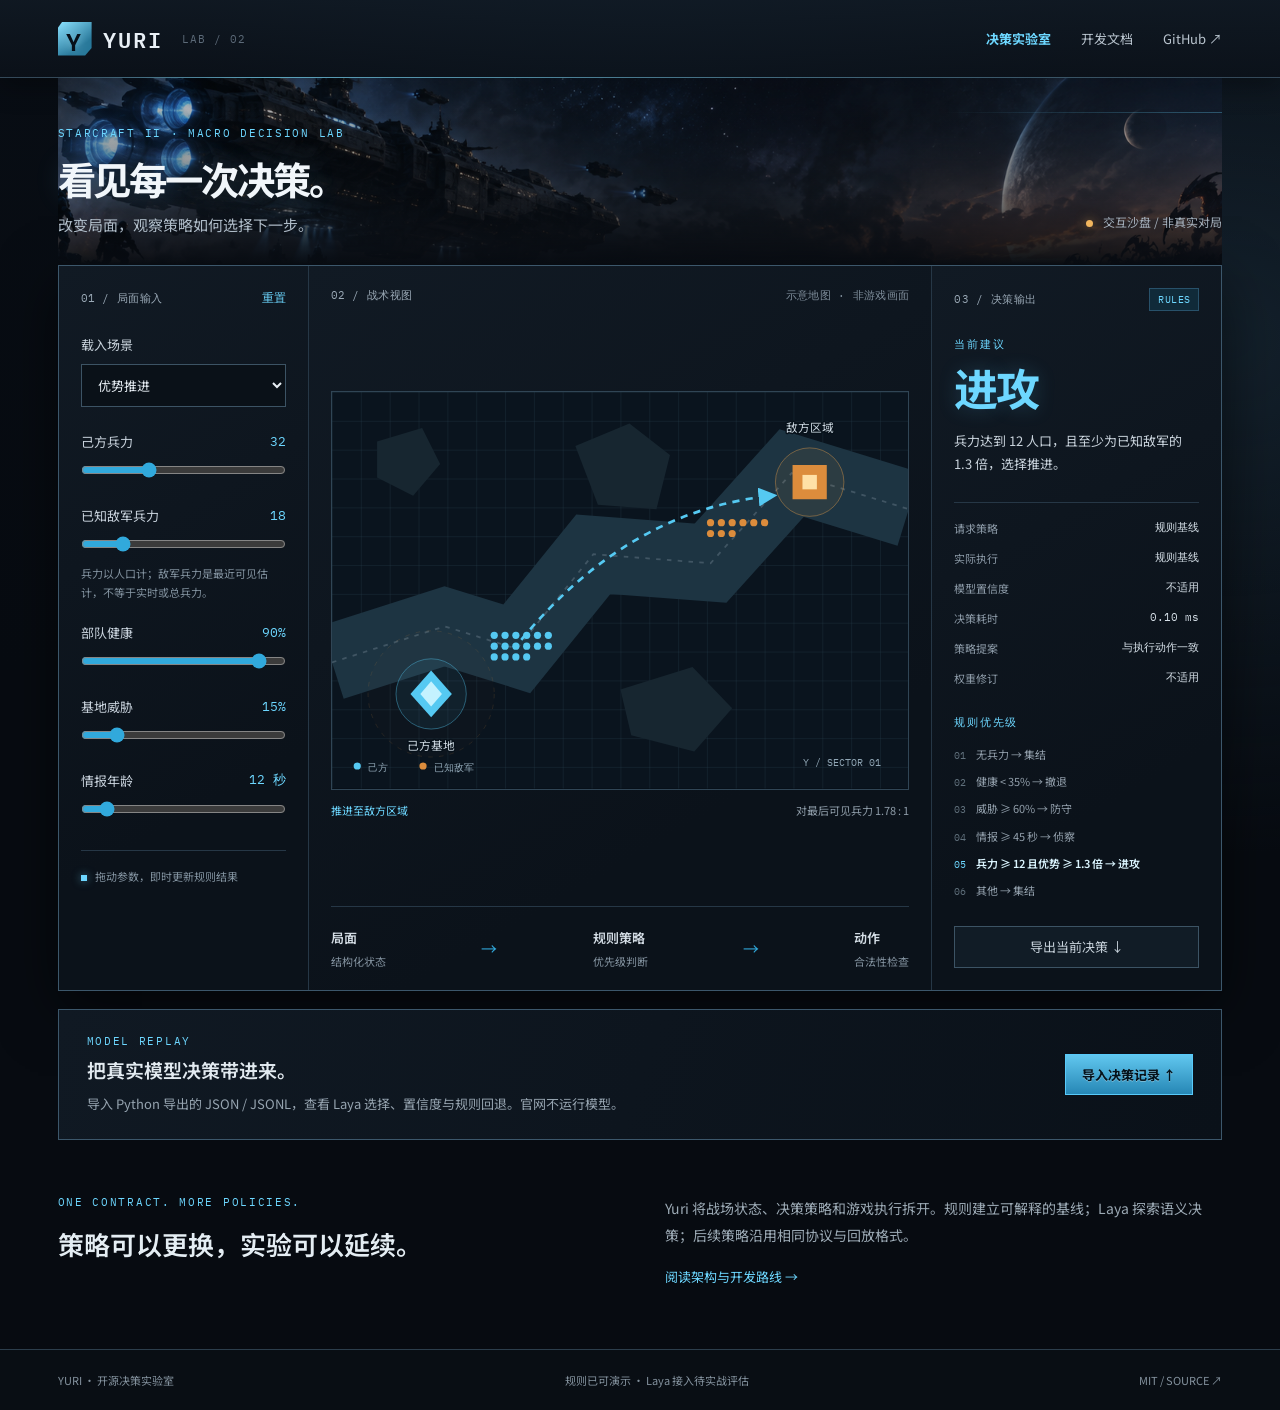
<file: site/index.html>
<!doctype html>
<html lang="zh-CN">
<head>
  <meta charset="utf-8">
  <meta name="viewport" content="width=device-width, initial-scale=1">
  <meta name="description" content="Yuri：可扩展的星际争霸 II 决策实验室。调整战场状态，观察规则决策，回放真实 Laya 模型记录。">
  <meta name="theme-color" content="#080d14">
  <title>Yuri — 决策实验室</title>
  <link rel="icon" href="./favicon.svg" type="image/svg+xml">
  <link rel="stylesheet" href="./style.css">
</head>
<body>
  <header class="header"><a class="brand" href="./"><span class="brand-mark">Y</span> YURI <span class="version">LAB / 02</span></a><nav aria-label="主导航"><a class="active" href="./">决策实验室</a><a href="./docs.html">开发文档</a><a href="https://github.com/tsonglew/yuri">GitHub ↗</a></nav></header>
  <main>
    <section class="intro"><div><p class="eyebrow">STARCRAFT II · MACRO DECISION LAB</p><h1>看见每一次决策。</h1><p>改变局面，观察策略如何选择下一步。</p></div><span class="status"><i></i> 交互沙盘 / 非真实对局</span></section>
    <section class="lab" aria-label="交互决策演示">
      <aside class="controls panel">
        <div class="section-title"><span>01 / 局面输入</span><button class="text-button" id="reset">重置</button></div>
        <label for="scenario">载入场景</label>
        <select id="scenario"><option value="advantage">优势推进</option><option value="defense">基地告急</option><option value="retreat">残血撤退</option><option value="scout">视野过期</option><option value="opening">开局集结</option></select>
        <div class="sliders">
          <label for="army">己方兵力 <output id="army-value" for="army">32</output></label><input id="army" type="range" min="0" max="100" value="32" step="1">
          <label for="enemy">已知敌军兵力 <output id="enemy-value" for="enemy">18</output></label><input id="enemy" type="range" min="0" max="100" value="18" step="1">
          <p class="input-hint">兵力以人口计；敌军兵力是最近可见估计，不等于实时或总兵力。</p>
          <label for="health">部队健康 <output id="health-value" for="health">90%</output></label><input id="health" type="range" min="0" max="100" value="90" step="1">
          <label for="threat">基地威胁 <output id="threat-value" for="threat">15%</output></label><input id="threat" type="range" min="0" max="100" value="15" step="1">
          <label for="intel">情报年龄 <output id="intel-value" for="intel">12 秒</output></label><input id="intel" type="range" min="0" max="120" value="12" step="1">
        </div>
        <div class="input-footer"><span class="tiny-square"></span> 拖动参数，即时更新规则结果</div>
      </aside>
      <div class="battle panel">
        <div class="section-title"><span>02 / 战术视图</span><span class="muted">示意地图 · 非游戏画面</span></div>
        <div class="map-wrap">
          <svg id="battlefield" viewBox="0 0 640 440" role="img" aria-labelledby="map-title map-description">
            <title id="map-title">战场决策示意图</title><desc id="map-description">蓝色为己方，琥珀色为敌方；虚线展示当前动作方向。</desc>
            <defs><pattern id="grid" width="32" height="32" patternUnits="userSpaceOnUse"><path d="M 32 0 L 0 0 0 32" fill="none" stroke="#253d4c" stroke-width=".65"/></pattern><marker id="arrow" viewBox="0 0 10 10" refX="8" refY="5" markerWidth="7" markerHeight="7" orient="auto-start-reverse"><path d="M0 0 L10 5 L0 10" fill="#55c9f2"/></marker></defs>
            <rect width="640" height="440" fill="#0a141e"/><rect width="640" height="440" fill="url(#grid)"/>
            <path d="M0 300L125 260 205 285 290 180 420 190 510 90 640 130" stroke="#1d3442" stroke-width="85" fill="none"/>
            <path d="M0 300L125 260 205 285 290 180 420 190 510 90 640 130" stroke="#405563" stroke-width="2" stroke-dasharray="5 7" fill="none"/>
            <g fill="#172630"><path d="M270 60l60-25 45 35-15 60-65-5z"/><path d="M320 330l80-25 44 46-42 48-70-18z"/><path d="M50 55l50-15 20 40-30 35-40-20z"/></g>
            <circle id="threat-ring" cx="110" cy="335" r="70" fill="#f2a34a18" stroke="#d88c3d" stroke-dasharray="5 7"/>
            <g transform="translate(110 335)"><circle r="39" fill="#55c9f210" stroke="#55c9f270"/><path d="M0-26L23 0 0 26-23 0z" fill="#55c9f2"/><path d="M0-14L12 0 0 14-12 0z" fill="#c4f2ff"/></g>
            <text x="110" y="397" text-anchor="middle" class="map-label">己方基地</text>
            <g transform="translate(530 100)"><circle r="38" fill="#f2a34a12" stroke="#f2a34a70"/><path d="M-19-19H19V19H-19z" fill="#dc8c3c"/><path d="M-8-8H8V8H-8z" fill="#ffe0a6"/></g>
            <text x="530" y="44" text-anchor="middle" class="map-label">敌方区域</text>
            <path id="route" d="M210 275Q330 130 490 115" fill="none" stroke="#55c9f2" stroke-width="3" stroke-dasharray="8 7" marker-end="url(#arrow)"/>
            <g id="allies"></g><g id="enemies"></g>
            <g transform="translate(28 415)"><circle r="4" fill="#55c9f2"/><text x="12" y="5" class="map-small">己方</text><circle cx="73" r="4" fill="#dc8c3c"/><text x="85" y="5" class="map-small">已知敌军</text></g>
            <text x="609" y="415" text-anchor="end" class="map-small">Y / SECTOR 01</text>
          </svg>
          <div class="map-caption"><span id="map-action">推进至敌方区域</span><span id="map-ratio">对最后可见兵力 1.78 : 1</span></div>
        </div>
        <div class="flow" aria-label="决策流程"><span><b>局面</b><small>结构化状态</small></span><em>→</em><span><b id="flow-policy">规则策略</b><small id="flow-detail">优先级判断</small></span><em>→</em><span><b>动作</b><small>合法性检查</small></span></div>
      </div>
      <aside class="decision panel">
        <div class="section-title"><span>03 / 决策输出</span><span id="source-badge" class="badge">RULES</span></div>
        <p class="eyebrow" id="decision-kicker">当前建议</p><h2 id="decision-action" aria-live="polite">进攻</h2><p id="decision-reason" class="reason"></p>
        <dl class="decision-meta"><div><dt>请求策略</dt><dd id="requested">规则基线</dd></div><div><dt>实际执行</dt><dd id="executed">规则基线</dd></div><div><dt>模型置信度</dt><dd id="confidence">不适用</dd></div><div><dt>决策耗时</dt><dd id="latency">—</dd></div><div><dt>策略提案</dt><dd id="proposed">与执行动作一致</dd></div><div><dt>权重修订</dt><dd id="revision">不适用</dd></div></dl>
        <p id="fallback" class="notice" hidden></p>
        <div class="priority"><p class="eyebrow">规则优先级</p><ol id="rule-list"><li data-action="hold">无兵力 → 集结</li><li data-action="retreat">健康 &lt; 35% → 撤退</li><li data-action="defend">威胁 ≥ 60% → 防守</li><li data-action="scout">情报 ≥ 45 秒 → 侦察</li><li data-action="attack">兵力 ≥ 12 且优势 ≥ 1.3 倍 → 进攻</li><li data-action="hold">其他 → 集结</li></ol></div>
        <button id="export" class="button secondary">导出当前决策 ↓</button>
      </aside>
    </section>
    <section class="replay panel"><div><p class="eyebrow">MODEL REPLAY</p><h2>把真实模型决策带进来。</h2><p id="replay-description">导入 Python 导出的 JSON / JSONL，查看 Laya 选择、置信度与规则回退。官网不运行模型。</p></div><div class="replay-controls"><label for="replay-file" class="button primary">导入决策记录 ↑</label><input id="replay-file" type="file" accept=".json,.jsonl" class="file-input"><button id="exit-replay" class="button secondary" hidden>返回规则沙盘</button></div><p id="file-status" role="status"></p><div id="timeline" hidden><button id="previous" class="button secondary" aria-label="上一条决策">←</button><input id="frame" type="range" min="0" max="0" value="0" aria-label="决策记录序号"><span id="frame-label"></span><button id="next" class="button secondary" aria-label="下一条决策">→</button></div></section>
    <section class="about"><div><p class="eyebrow">ONE CONTRACT. MORE POLICIES.</p><h2>策略可以更换，实验可以延续。</h2></div><div><p>Yuri 将战场状态、决策策略和游戏执行拆开。规则建立可解释的基线；Laya 探索语义决策；后续策略沿用相同协议与回放格式。</p><a href="./docs.html">阅读架构与开发路线 →</a></div></section>
  </main>
  <footer><span>YURI · 开源决策实验室</span><span>规则已可演示 · Laya 接入待实战评估</span><a href="https://github.com/tsonglew/yuri">MIT / SOURCE ↗</a></footer>
  <script type="module" src="./app.js"></script>
</body>
</html>
</file>
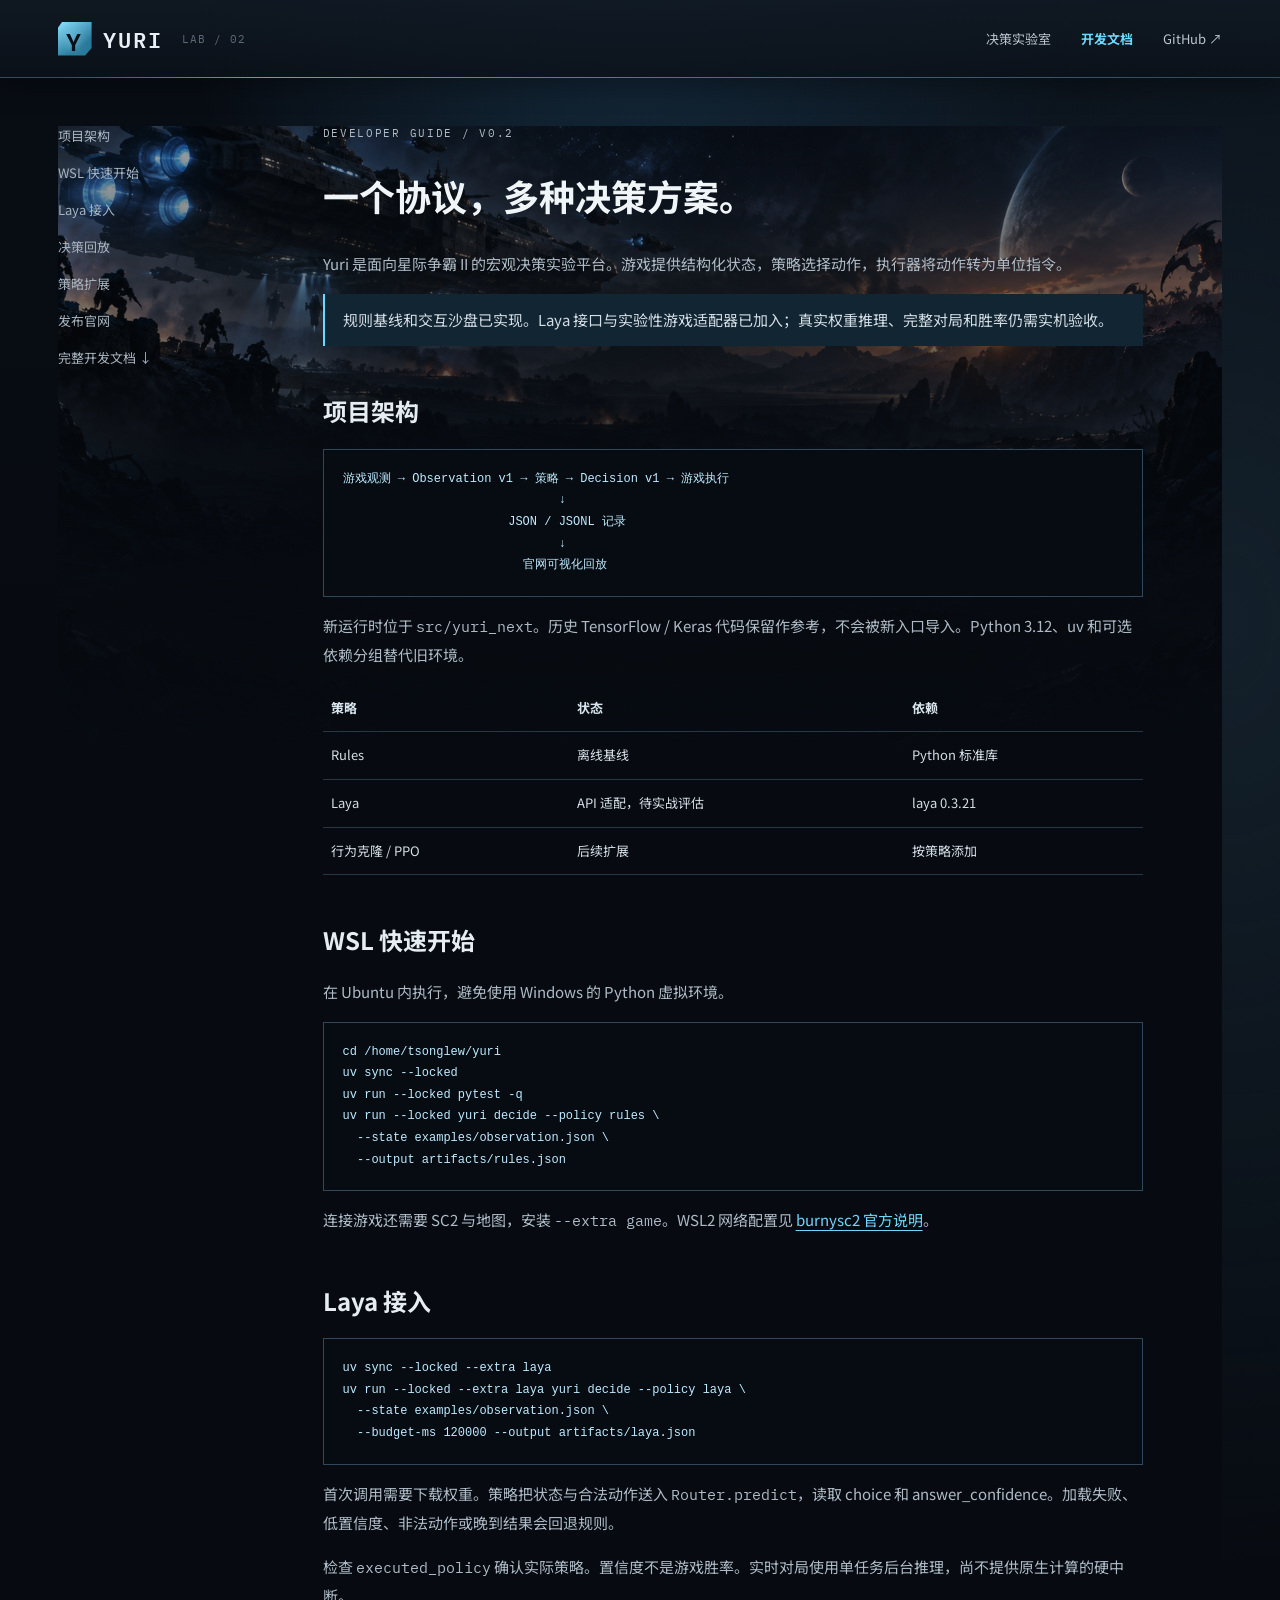
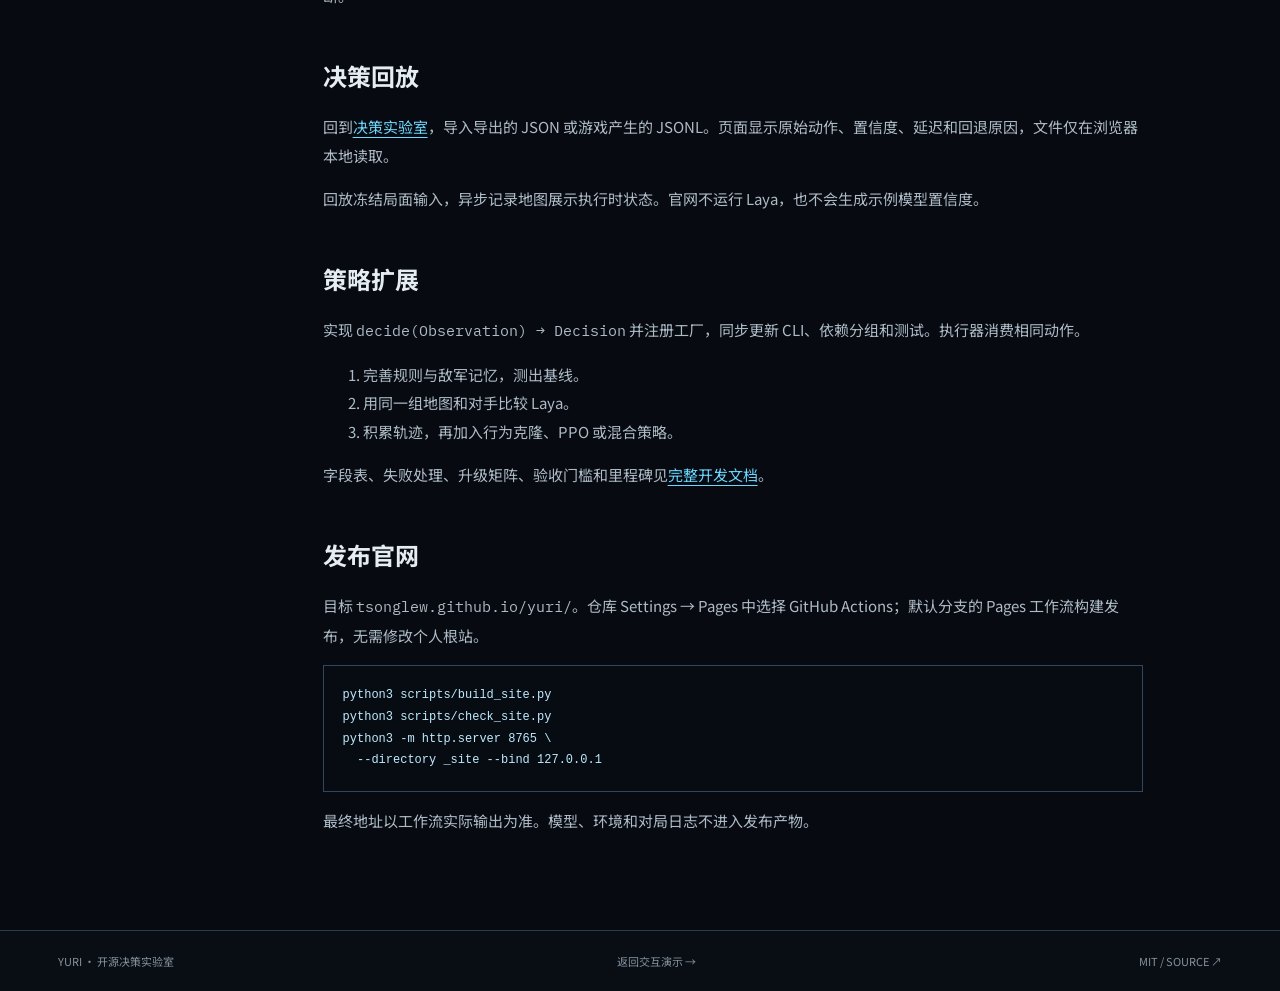
<file: site/docs.html>
<!doctype html>
<html lang="zh-CN"><head><meta charset="utf-8"><meta name="viewport" content="width=device-width, initial-scale=1"><meta name="description" content="Yuri 开发文档：Laya 集成、WSL 环境、策略扩展与 GitHub Pages 部署。"><title>开发文档 — Yuri</title><link rel="icon" href="./favicon.svg" type="image/svg+xml"><link rel="stylesheet" href="./style.css"></head>
<body><header class="header"><a class="brand" href="./"><span class="brand-mark">Y</span> YURI <span class="version">LAB / 02</span></a><nav aria-label="主导航"><a href="./">决策实验室</a><a class="active" href="./docs.html">开发文档</a><a href="https://github.com/tsonglew/yuri">GitHub ↗</a></nav></header>
<main><div class="docs-layout"><aside class="docs-nav" aria-label="文档目录"><a href="#overview">项目架构</a><a href="#start">WSL 快速开始</a><a href="#laya">Laya 接入</a><a href="#replay">决策回放</a><a href="#extend">策略扩展</a><a href="#deploy">发布官网</a><a href="./development.md" download>完整开发文档 ↓</a></aside>
<article class="prose"><p class="eyebrow">DEVELOPER GUIDE / V0.2</p><h1>一个协议，多种决策方案。</h1><p>Yuri 是面向星际争霸 II 的宏观决策实验平台。游戏提供结构化状态，策略选择动作，执行器将动作转为单位指令。</p><div class="doc-callout">规则基线和交互沙盘已实现。Laya 接口与实验性游戏适配器已加入；真实权重推理、完整对局和胜率仍需实机验收。</div>
<h2 id="overview">项目架构</h2><pre>游戏观测 → Observation v1 → 策略 → Decision v1 → 游戏执行
                              ↓
                       JSON / JSONL 记录
                              ↓
                         官网可视化回放</pre><p>新运行时位于 <code>src/yuri_next</code>。历史 TensorFlow / Keras 代码保留作参考，不会被新入口导入。Python 3.12、uv 和可选依赖分组替代旧环境。</p><div class="table-wrap"><table><thead><tr><th>策略</th><th>状态</th><th>依赖</th></tr></thead><tbody><tr><td>Rules</td><td>离线基线</td><td>Python 标准库</td></tr><tr><td>Laya</td><td>API 适配，待实战评估</td><td>laya 0.3.21</td></tr><tr><td>行为克隆 / PPO</td><td>后续扩展</td><td>按策略添加</td></tr></tbody></table></div>
<h2 id="start">WSL 快速开始</h2><p>在 Ubuntu 内执行，避免使用 Windows 的 Python 虚拟环境。</p><pre>cd /home/tsonglew/yuri
uv sync --locked
uv run --locked pytest -q
uv run --locked yuri decide --policy rules \
  --state examples/observation.json \
  --output artifacts/rules.json</pre><p>连接游戏还需要 SC2 与地图，安装 <code>--extra game</code>。WSL2 网络配置见 <a href="https://github.com/BurnySc2/python-sc2#readme">burnysc2 官方说明</a>。</p>
<h2 id="laya">Laya 接入</h2><pre>uv sync --locked --extra laya
uv run --locked --extra laya yuri decide --policy laya \
  --state examples/observation.json \
  --budget-ms 120000 --output artifacts/laya.json</pre><p>首次调用需要下载权重。策略把状态与合法动作送入 <code>Router.predict</code>，读取 choice 和 answer_confidence。加载失败、低置信度、非法动作或晚到结果会回退规则。</p><p>检查 <code>executed_policy</code> 确认实际策略。置信度不是游戏胜率。实时对局使用单任务后台推理，尚不提供原生计算的硬中断。</p>
<h2 id="replay">决策回放</h2><p>回到<a href="./">决策实验室</a>，导入导出的 JSON 或游戏产生的 JSONL。页面显示原始动作、置信度、延迟和回退原因，文件仅在浏览器本地读取。</p><p>回放冻结局面输入，异步记录地图展示执行时状态。官网不运行 Laya，也不会生成示例模型置信度。</p>
<h2 id="extend">策略扩展</h2><p>实现 <code>decide(Observation) → Decision</code> 并注册工厂，同步更新 CLI、依赖分组和测试。执行器消费相同动作。</p><ol><li>完善规则与敌军记忆，测出基线。</li><li>用同一组地图和对手比较 Laya。</li><li>积累轨迹，再加入行为克隆、PPO 或混合策略。</li></ol><p>字段表、失败处理、升级矩阵、验收门槛和里程碑见<a href="./development.md" download>完整开发文档</a>。</p>
<h2 id="deploy">发布官网</h2><p>目标 <code>tsonglew.github.io/yuri/</code>。仓库 Settings → Pages 中选择 GitHub Actions；默认分支的 Pages 工作流构建发布，无需修改个人根站。</p><pre>python3 scripts/build_site.py
python3 scripts/check_site.py
python3 -m http.server 8765 \
  --directory _site --bind 127.0.0.1</pre><p>最终地址以工作流实际输出为准。模型、环境和对局日志不进入发布产物。</p></article></div></main><footer><span>YURI · 开源决策实验室</span><a href="./">返回交互演示 →</a><a href="https://github.com/tsonglew/yuri">MIT / SOURCE ↗</a></footer></body></html>
</file>
<file: site/style.css>
@import url('https://fonts.googleapis.com/css2?family=IBM+Plex+Mono:wght@400;500;600&family=Noto+Sans+SC:wght@400;500;600;700;800&display=swap');

:root {
  color-scheme: dark;
  --bg: #070b11;
  --surface: #0d141d;
  --surface-raised: #121c27;
  --surface-deep: #080e15;
  --ink: #e8eff5;
  --muted: #91a0ae;
  --dim: #5c6a78;
  --line: #263746;
  --line-bright: #3c576b;
  --blue: #6dd7ff;
  --blue-strong: #31a9dc;
  --blue-soft: #152e3b;
  --gold: #f2b65e;
  --gold-soft: #392817;
  --red: #f07861;
  --mono: 'IBM Plex Mono', 'Cascadia Code', monospace;
  --sans: 'Noto Sans SC', 'Microsoft YaHei', system-ui, sans-serif;
  font-family: var(--sans);
  color: var(--ink);
  background: var(--bg);
  font-synthesis: none;
  text-rendering: optimizeLegibility;
}

* { box-sizing: border-box; }
html { min-width: 320px; overflow-x: clip; background: var(--bg); }
body {
  min-height: 100vh;
  margin: 0;
  background:
    radial-gradient(ellipse at 50% -32%, #173044 0, transparent 52%),
    radial-gradient(ellipse at 96% 24%, #13202b 0, transparent 34%),
    linear-gradient(180deg, #080d14 0%, var(--bg) 42rem);
  color: var(--ink);
}
body::before {
  position: fixed;
  z-index: -1;
  inset: 0;
  content: '';
  pointer-events: none;
  opacity: .24;
  background-image:
    radial-gradient(1px 1px at 7% 13%, #b7d8e8 90%, transparent),
    radial-gradient(1px 1px at 28% 38%, #b7d8e8 90%, transparent),
    radial-gradient(1px 1px at 53% 17%, #b7d8e8 90%, transparent),
    radial-gradient(1px 1px at 78% 31%, #b7d8e8 90%, transparent),
    radial-gradient(1px 1px at 91% 8%, #b7d8e8 90%, transparent);
  background-size: 360px 240px;
}
button, input, select { font: inherit; }
a { color: inherit; text-decoration: none; transition: color .18s ease, border-color .18s ease, background-color .18s ease; }
a:hover { color: var(--blue); }
button, a, input, select { outline-offset: 4px; }
button:focus-visible, a:focus-visible, input:focus-visible, select:focus-visible { outline: 2px solid var(--blue); }
button { cursor: pointer; }
button:disabled { opacity: .42; cursor: default; }
[hidden] { display: none !important; }

.header {
  position: relative;
  display: flex;
  height: 78px;
  align-items: center;
  justify-content: space-between;
  padding: 0 4.5vw;
  border-bottom: 1px solid #344959;
  background: linear-gradient(180deg, #101923e8, #0b1119dc);
  box-shadow: 0 8px 28px #0005;
}
.header::after {
  position: absolute;
  right: 4.5vw;
  bottom: -1px;
  left: 4.5vw;
  height: 1px;
  content: '';
  background: linear-gradient(90deg, transparent, #75dfff99 18%, #75dfff33 62%, transparent);
}
.brand {
  display: flex;
  align-items: center;
  gap: 11px;
  font: 600 22px var(--mono);
  letter-spacing: 2px;
}
.brand-mark {
  display: grid;
  width: 34px;
  height: 34px;
  place-items: center;
  clip-path: polygon(14% 0, 100% 0, 100% 78%, 81% 100%, 0 100%, 0 20%);
  background: linear-gradient(145deg, #8be2ff, #28789a 70%);
  color: #071019;
  font-size: 25px;
  text-shadow: 0 0 12px #b4f0ff99;
}
.version { margin-left: 8px; color: var(--dim); font: 11px var(--mono); letter-spacing: 1px; }
nav { display: flex; gap: 30px; color: #bac5cf; font-size: 13px; }
nav .active { color: var(--blue); font-weight: 700; }
main { width: min(1600px, 100%); margin: auto; padding: 0 4.5vw; }
.intro {
  position: relative;
  display: flex;
  align-items: flex-end;
  justify-content: space-between;
  gap: 20px;
  padding: 48px 0 30px;
  background:
    linear-gradient(180deg, #070b1140 0%, #070b1177 62%, var(--bg) 100%),
    url("./assets/sc2-battlefield.png") center top / min(1920px, 100vw) auto no-repeat;
}
.intro::before {
  position: absolute;
  top: 34px;
  right: 0;
  width: 24%;
  height: 1px;
  content: '';
  background: linear-gradient(90deg, transparent, #5fcaf155);
}
.eyebrow { margin: 0 0 14px; color: var(--blue); font: 11px var(--mono); letter-spacing: 1.7px; text-transform: uppercase; }
.intro h1 {
  margin: 0 0 12px;
  color: #f1f6fa;
  font-size: clamp(30px, 3vw, 46px);
  font-weight: 700;
  letter-spacing: -.055em;
  line-height: 1.25;
  text-shadow: 0 0 30px #79d8ff28;
}
.intro p:not(.eyebrow) { margin: 0; color: #aebbc7; font-size: 15px; }
.status { padding-bottom: 5px; color: #a4b0bc; font-size: 12px; white-space: nowrap; }
.status i { display: inline-block; width: 7px; height: 7px; margin-right: 7px; border-radius: 50%; background: var(--gold); box-shadow: 0 0 11px #f2b65e88; }

.lab {
  display: grid;
  grid-template-columns: 250px minmax(300px, 1fr) 290px;
  overflow: hidden;
  border: 1px solid var(--line-bright);
  background: #0c131bd9;
  box-shadow: 0 18px 55px #0008, inset 0 1px #a6e8ff0b;
}
.panel { background: linear-gradient(150deg, #111a24, #0b121a 72%); }
.controls, .decision { padding: 22px; }
.controls { border-right: 1px solid var(--line); }
.decision { border-left: 1px solid var(--line); }
.section-title {
  display: flex;
  align-items: center;
  justify-content: space-between;
  gap: 8px;
  margin-bottom: 26px;
  color: #9baab7;
  font: 11px var(--mono);
  letter-spacing: .3px;
}
.text-button { padding: 2px 0; border: 0; background: none; color: var(--blue); font-size: 12px; }
.controls > label { display: block; margin-bottom: 10px; color: #c9d3dc; font-size: 13px; }
select {
  width: 100%;
  padding: 10px 34px 10px 12px;
  border: 1px solid #3c5364;
  border-radius: 0;
  background: #0a1118;
  color: var(--ink);
  font-size: 13px;
}
select:hover { border-color: var(--blue-strong); }
.sliders { margin-top: 25px; }
.sliders label { display: flex; align-items: center; justify-content: space-between; margin-top: 20px; color: #c8d2dc; font-size: 13px; }
.sliders output { color: var(--blue); font: 13px var(--mono); }
input[type=range] { width: 100%; height: 22px; margin: 8px 0 0; accent-color: var(--blue-strong); cursor: pointer; }
.input-hint { margin: 4px 0; color: #8393a0; font-size: 11px; line-height: 1.75; }
.input-footer { margin-top: 25px; padding-top: 16px; border-top: 1px solid var(--line); color: #8393a0; font-size: 11px; line-height: 1.8; }
.tiny-square { display: inline-block; width: 6px; height: 6px; margin-right: 6px; background: var(--blue); box-shadow: 0 0 8px #6dd7ff88; }

.battle { display: flex; flex-direction: column; padding: 22px 22px 0; }
.battle .section-title { margin-bottom: 20px; }
.muted { color: #7f8e9b; font-size: 11px; }
.map-wrap { display: flex; flex: 1; flex-direction: column; justify-content: center; }
#battlefield {
  display: block;
  width: 100%;
  height: auto;
  border: 1px solid #304555;
  background: #0a131d;
  box-shadow: inset 0 0 55px #02060b;
}
.map-label { fill: #ced9e2; font: 13px var(--sans); paint-order: stroke; stroke: #07111a; stroke-width: 3px; stroke-linejoin: round; }
.map-small { fill: #91a7b6; font: 11px var(--mono); }
.map-caption { display: flex; justify-content: space-between; gap: 8px; margin-top: 12px; color: #8f9da9; font-size: 11px; }
.map-caption span:first-child { color: var(--blue); }
.flow { display: flex; align-items: center; justify-content: space-between; gap: 10px; margin-top: 20px; padding: 21px 0; border-top: 1px solid var(--line); }
.flow span { display: flex; flex-direction: column; gap: 6px; }
.flow b { color: #d4dde5; font-size: 13px; font-weight: 600; }
.flow small { color: #82919e; font-size: 11px; }
.flow em { color: var(--blue-strong); font-style: normal; }

.badge { padding: 4px 8px; border: 1px solid #28516a; background: #102a39; color: var(--blue); font-size: 10px; letter-spacing: .4px; }
.decision .eyebrow { margin-bottom: 9px; }
.decision h2 { margin: 0 0 15px; color: var(--blue); font-size: 44px; font-weight: 700; letter-spacing: -.06em; line-height: 1.2; text-shadow: 0 0 20px #57caff3a; }
.reason { min-height: 51px; margin-bottom: 22px; color: #cad4dd; font-size: 13px; line-height: 1.8; }
.decision-meta { padding-top: 10px; border-top: 1px solid var(--line); font-size: 11px; }
.decision-meta div { display: flex; justify-content: space-between; gap: 10px; padding: 7px 0; }
.decision-meta dt { color: #8c9aa7; }
.decision-meta dd { margin: 0; color: #d6e0e8; font-family: var(--mono); text-align: right; }
.notice { overflow-wrap: anywhere; padding: 10px; border-left: 2px solid var(--gold); background: #2c2116; color: #f1c47f; font-size: 11px; line-height: 1.7; }
.priority { margin: 22px 0; }
.priority ol { padding: 0; color: #929fab; font-size: 11px; line-height: 1.75; list-style: none; counter-reset: rule; }
.priority li { padding: 4px 0; counter-increment: rule; }
.priority li::before { margin-right: 10px; color: #61717d; font: 10px var(--mono); content: counter(rule, decimal-leading-zero); }
.priority li.selected { color: #dbf5ff; font-weight: 600; }
.priority li.selected::before { color: var(--blue); }
.button { display: inline-flex; align-items: center; justify-content: center; padding: 10px 16px; border: 1px solid #3c5364; border-radius: 0; font-size: 13px; line-height: 1.5; cursor: pointer; white-space: nowrap; }
.button:hover { border-color: var(--blue); filter: brightness(1.08); }
.primary { border-color: #58cafa; background: linear-gradient(180deg, #61c7ef, #2687b5); color: #05121b; font-weight: 700; text-shadow: 0 1px #ffffff55; }
.primary:hover { color: #020b10; background: linear-gradient(180deg, #9ae8ff, #43a8d2); }
.secondary { background: #111c26; color: #c8d3dc; }
.decision .button { width: 100%; }

.replay { display: grid; grid-template-columns: 1fr auto; align-items: center; gap: 15px; margin-top: 18px; padding: 24px 28px; border: 1px solid var(--line-bright); background: linear-gradient(110deg, #101923, #0a1119); }
.replay h2 { margin: 0 0 9px; color: #e2eaf0; font-size: 19px; font-weight: 600; }
.replay .eyebrow { margin-bottom: 8px; }
.replay p:not(.eyebrow) { margin: 0; color: #96a4b0; font-size: 13px; line-height: 1.8; }
.replay-controls { display: flex; flex-wrap: wrap; gap: 9px; }
.file-input { position: absolute; width: 1px; height: 1px; overflow: hidden; opacity: 0; }
.file-input:focus-visible + * { outline: 2px solid var(--blue); }
.replay-controls:has(input:focus-visible) label { outline: 2px solid var(--blue); }
#file-status { grid-column: 1 / -1; }
#file-status:empty { display: none; }
#timeline { display: flex; grid-column: 1 / -1; align-items: center; gap: 14px; }
#timeline input { flex: 1; margin: 0; }
#frame-label { color: #b7c5cf; font: 11px var(--mono); }
.about { display: grid; grid-template-columns: 1fr 1fr; gap: 50px; margin: 55px 0 62px; }
.about h2 { margin: 0; color: #e4edf3; font-size: 26px; font-weight: 600; line-height: 1.6; }
.about p:not(.eyebrow) { margin: 0 0 15px; color: #9caab5; font-size: 14px; line-height: 1.9; }
.about a { color: var(--blue); font-size: 13px; }
footer { display: flex; justify-content: space-between; gap: 20px; padding: 22px 4.5vw; border-top: 1px solid #2c3e4c; background: #090e14; color: #84929e; font-size: 11px; }

.docs-layout {
  display: grid;
  grid-template-columns: 200px minmax(0, 820px);
  gap: 65px;
  margin: 48px 0 80px;
  background:
    linear-gradient(180deg, #070b1160 0%, #070b1199 250px, #070b11 650px),
    url("./assets/sc2-battlefield.png") 52% top / min(1920px, 100vw) auto no-repeat;
}
.docs-nav { position: sticky; top: 30px; display: flex; align-self: start; flex-direction: column; gap: 18px; color: #a7b4bf; font-size: 13px; }
.prose { min-width: 0; color: #d5dee6; font-size: 15px; line-height: 1.9; }
.prose h1 { color: #f0f5f8; font-size: 36px; font-weight: 700; line-height: 1.4; }
.prose h2 { margin: 42px 0 15px; color: #e6edf2; font-size: 24px; font-weight: 700; }
.prose h3 { color: #dbe5ec; font-size: 18px; }
.prose p, .prose li { color: #aebbc6; }
.prose a { color: var(--blue); text-decoration: underline; text-underline-offset: 4px; }
.prose pre { overflow: auto; padding: 19px; border: 1px solid #304859; background: #070c12; color: #bfeaff; font-size: 12px; line-height: 1.8; }
.prose code { font-family: var(--mono); }
.prose table { width: 100%; border-collapse: collapse; font-size: 13px; }
.prose td, .prose th { padding: 11px 8px; border-bottom: 1px solid var(--line); text-align: left; }
.prose th { color: #d8e4ec; }
.doc-callout { padding: 12px 18px; border-left: 2px solid var(--blue); background: #112532; }
.table-wrap { overflow: auto; }

@media (min-width: 1600px) {
  .header, footer { padding-right: max(4.5vw, calc((100vw - 1456px) / 2)); padding-left: max(4.5vw, calc((100vw - 1456px) / 2)); }
}
@media (max-width: 1200px) {
  .lab { grid-template-columns: 220px minmax(280px, 1fr); }
  .decision { display: grid; grid-column: 1 / -1; grid-template-columns: 1fr 1fr; column-gap: 30px; border-top: 1px solid var(--line); border-left: 0; }
  .decision .section-title { grid-column: 1 / -1; margin-bottom: 17px; }
  .decision .eyebrow, .decision h2, .decision .reason { grid-column: 1; }
  .decision .decision-meta { grid-column: 2; grid-row: 2 / 5; margin-top: 0; }
  .priority { grid-column: 1 / -1; margin: 12px 0; }
  .priority ol { display: grid; grid-template-columns: 1fr 1fr; }
  .decision > .button { grid-column: 1 / -1; }
  .replay { grid-template-columns: 1fr; }
  .replay-controls { justify-self: start; }
}
@media (max-width: 700px) {
  .header { height: 68px; padding: 0 5vw; }
  .header::after { right: 5vw; left: 5vw; }
  .version { display: none; }
  nav { gap: 14px; font-size: 11px; }
  .brand { gap: 8px; font-size: 19px; }
  .brand-mark { width: 30px; height: 30px; font-size: 22px; }
  main { padding: 0 5vw; }
  .intro { display: block; padding-top: 31px; }
  .intro::before { top: 18px; width: 38%; }
  .intro h1 { font-size: 31px; }
  .intro p:not(.eyebrow) { font-size: 13px; }
  .status { display: inline-block; margin-top: 17px; }
  .lab { grid-template-columns: 1fr; }
  .controls { border-right: 0; border-bottom: 1px solid var(--line); }
  .sliders { display: grid; grid-template-columns: 1fr; gap: 0; }
  .sliders label { margin-top: 15px; }
  .battle { padding: 19px 16px 0; }
  .battle .section-title { font-size: 10px; }
  .muted { font-size: 9px; }
  .decision { display: block; }
  .decision .decision-meta { margin-top: 18px; }
  .priority ol { display: block; }
  .section-title { margin-bottom: 18px; }
  .flow { padding-bottom: 20px; }
  .flow b { font-size: 12px; }
  .flow small { font-size: 10px; }
  .map-caption { font-size: 10px; }
  .replay { padding: 20px; }
  .replay h2 { font-size: 17px; }
  .about { grid-template-columns: 1fr; gap: 18px; margin: 39px 0; }
  .about h2 { font-size: 23px; }
  footer { flex-wrap: wrap; padding: 19px 5vw; line-height: 1.7; }
  .docs-layout { grid-template-columns: 1fr; gap: 20px; margin-top: 27px; }
  .docs-nav { position: static; flex-direction: row; flex-wrap: wrap; gap: 14px; }
  .prose { font-size: 14px; }
  .prose h1 { font-size: 29px; }
  .prose h2 { font-size: 21px; }
}
@media (prefers-reduced-motion: no-preference) {
  #route { animation: march 3s linear infinite; }
  .status i { animation: pulse 2.4s ease-in-out infinite; }
  @keyframes march { to { stroke-dashoffset: -60; } }
  @keyframes pulse { 50% { opacity: .55; box-shadow: 0 0 3px #f2b65e66; } }
}
</file>
